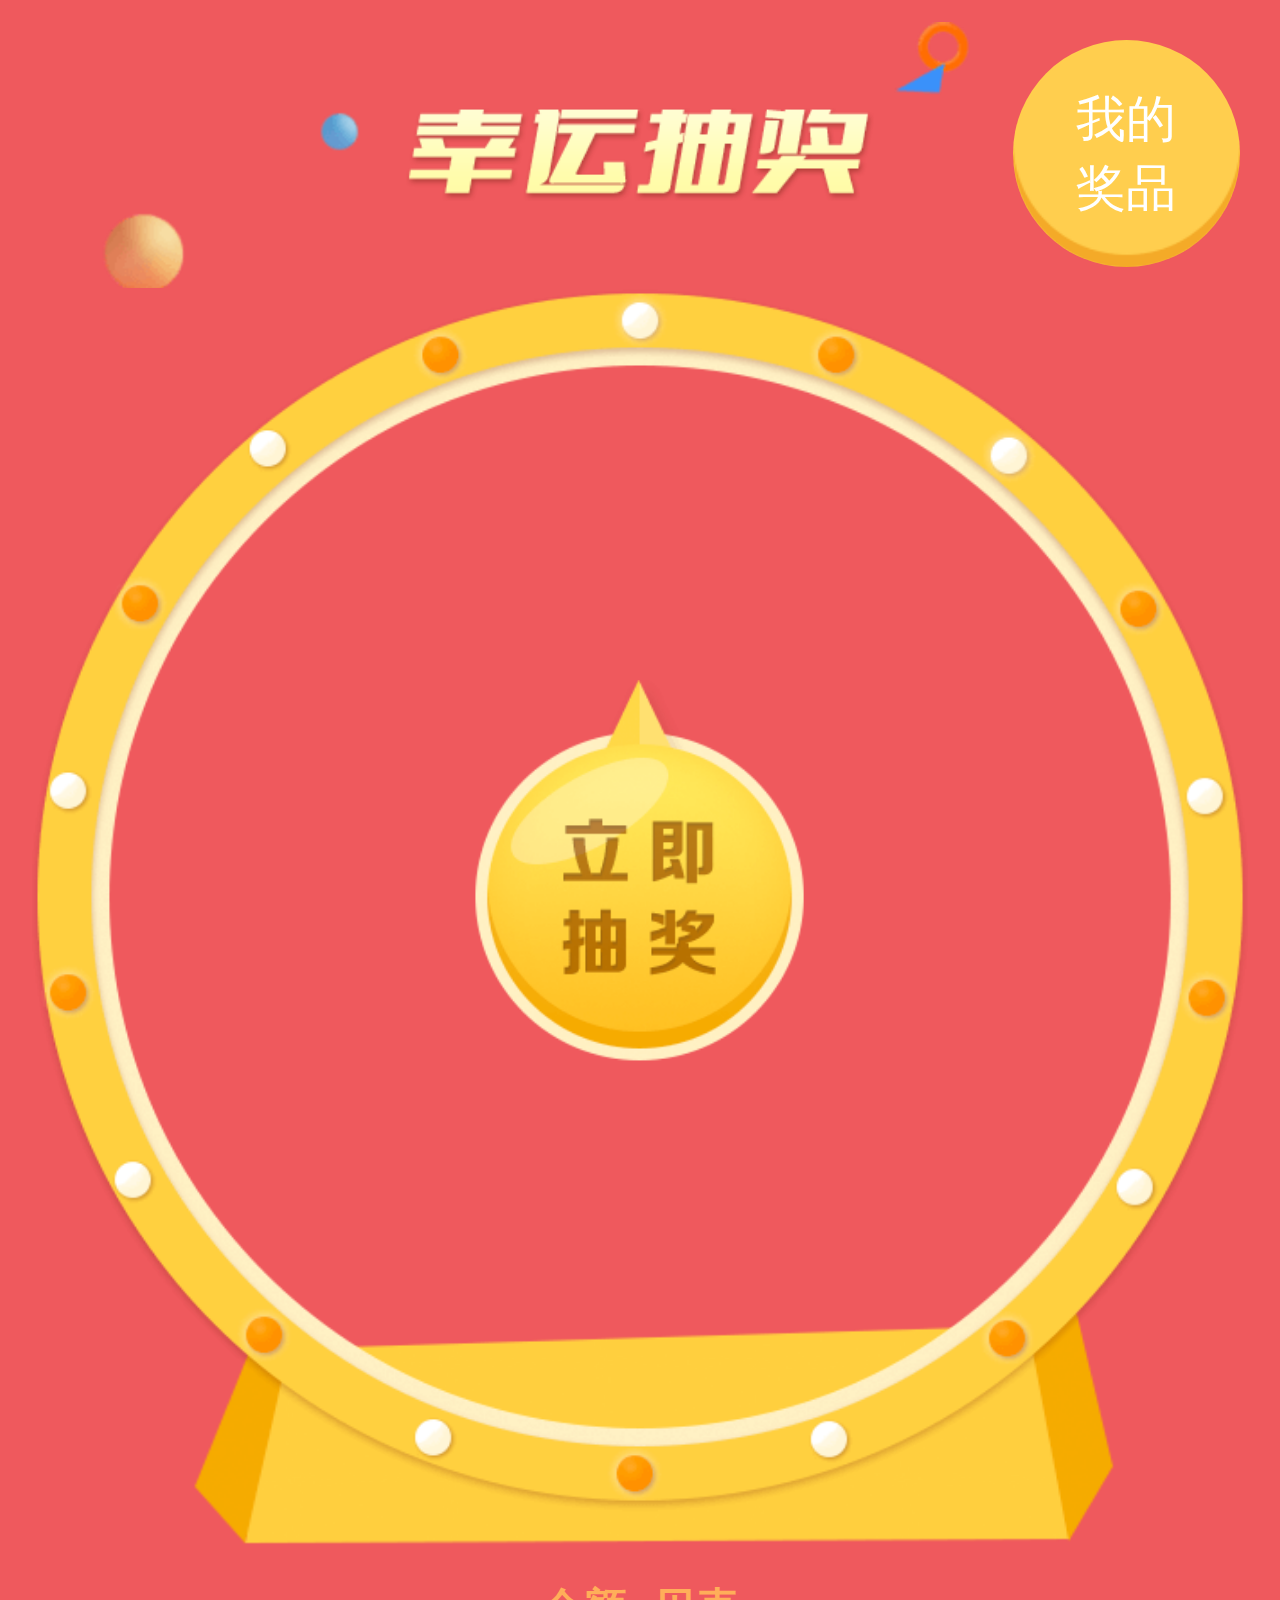
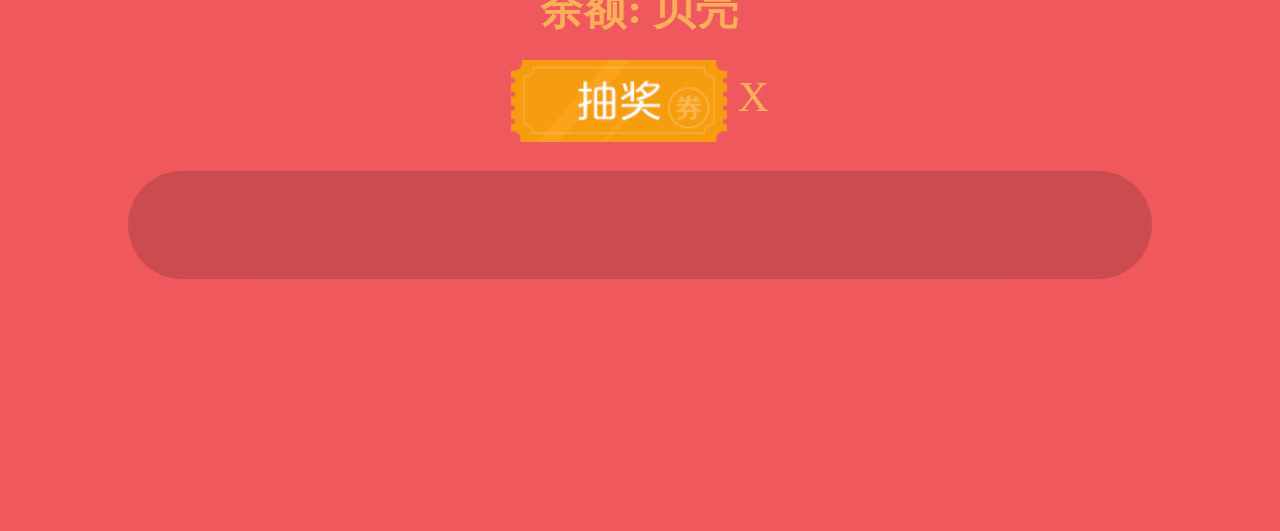
<file: index.html>
<!DOCTYPE html>
<html>
    <head>
        <meta charset="UTF-8">
        <title>幸运抽奖</title>
        <META HTTP-EQUIV="pragma" CONTENT="no-cache"> 
		<META HTTP-EQUIV="Cache-Control" CONTENT="no-cache, must-revalidate"> 
		<META HTTP-EQUIV="expires" CONTENT="0"> 
        <link rel="stylesheet" type="text/css" href="css/public.css" />
        <link rel="stylesheet" type="text/css" href="css/animate.min.css"/>
    	<meta name="viewport" content="width=device-width,initial-scale=1,minimum-scale=1,maximum-scale=1,user-scalable=no" />
    	<script type="text/javascript">
    		document.write('<link rel="stylesheet" type="text/css" href="css/index.css?t='+Math.random()+'" />');
    	</script>
   		<script type="text/javascript" src="js/touch.min.js"></script>
    	<script type="text/javascript" src="js/jquery.min.js"></script>
		<script type="text/javascript" src="js/app.js"></script>
    </head>
    <body>
    	<div class="divimg">
    		
    	</div>
        <div class="cover-div">
        </div>
        <div class="title-wrap">
	        <div class="rules">
            	<!--<span class="activityRule">注意事项</span>-->
            	<!--<img class="activityRule" src="img/rule-btn.png" alt="" />-->
       		</div>
	       	<img class="title-img" src="img/title.png" alt="" />
        </div>
        <!--转盘-->
        <div class="banner">
            <div class="turnplate" style="background-image:url(img/roundpan.png);background-size:100% 100%;">
            	<div class="container">
                	<canvas class="item" id="wheelcanvas" width="844px" height="844px"></canvas>
            	</div>
                <img class="pointer" src="img/btn-img.png">
            </div>
           	<img class="zhu" src="img/zhu.png" alt="" />
        </div>
        <!--获奖结果-->
        <!--<div class="result-div">
            <img class="close-img" src="img/closeBtn.png">
            </img>
            <div>
                <img class="honbao-img" src="img/hongbao.png">
                </img>
                <p class="addTxt">获得</p>
            </div>
            <div class="inviteBtn-div">
                <img class="inviteBtn-img" src="img/inviteBtn.png">
                </img>
            </div>
        </div>-->
        <!--获奖结果-->
        <div class="prize_result animated zoomIn">
        	<p class="win_la">中奖啦~</p>
        	<p class="win_prize">获得一台手机</p>
        	<p class="win_pri_img"><img class="prize_img" src="img/boxprize/200.png"/></p>
        	<p class="receive_btn"><img src="img/receive_btn.png"/></p>
        	<p style="display: block;"><img class="close-img" src="img/close-btn.png"></p>
        </div>
        <p class="balance"><span>余额:</span> <span id="bk_num"></span> <span>贝壳</span></p>
        <p class="free_lottery"><img src="img/free_coupon.png" alt="" /> X <span id="free_num"></span></p>
        <div class="person_prizebtn">
        	<p>
        		<span>我的</span>
        		<span>奖品</span>
        	</p>
        </div>
        <div class="roller">
        	<div class='list_wrap'>
        		<!--<div class='list'>-->
        			<!--<p>恭喜<span class="icon_wrap"></span><span class="roll_name">DF京东方</span></p>-->
        		<!--</div>-->
        	</div>
        </div>
        <div class="confirm animated zoomIn">
			<p class="confirm-p1">您将消耗100贝壳</p>
			<span id="close_btn">取消</span>&nbsp;&nbsp;&nbsp;<span id="suer_btn">确定</span>
		</div>
		<div class="confirm_chong animated zoomIn">
			<p class="chong-p1" style="color: #FFFFFF;">抱歉，您没有可用的抽奖券!</p>
			<span id="suer_chong">立即购买</span>
			<p><img class="chong_close close-img" src="img/close-btn.png"></p>
		</div>
        <!--<p class="footer">本抽奖活动与苹果公司无关</p>-->
    </body>

	<script type="text/javascript" src="js/awardRotate.js?t=1.1"></script>
	<script src="js/os.js"></script>
	<script src="js/bridge.js"></script>
	<script type="text/javascript">
		document.write("<s"+"cript type='text/javascript' src='js/public.js?t="+Math.random()+"'></scr"+"ipt>"); 
		document.write("<s"+"cript type='text/javascript' src='js/index.js?t="+Math.random()+"'></scr"+"ipt>");
	</script>
 
</html>
</file>
<file: css/public.css>
@charset "utf-8";a,abbr,acronym,address,applet,article,aside,audio,b,big,blockquote,body,canvas,caption,center,cite,code,dd,del,details,dfn,div,dl,dt,em,embed,fieldset,figcaption,figure,footer,form,h1,h2,h3,h4,h5,h6,header,hgroup,i,iframe,img,input,ins,kbd,label,legend,li,mark,menu,nav,object,ol,output,p,pre,q,ruby,s,samp,section,select,small,span,strike,strong,sub,summary,sup,table,tbody,td,textarea,tfoot,th,thead,time,tr,tt,u,ul,var,video{margin:0;padding:0;font-family:myFirstFont}
ol,ul{list-style:none}
html{overflow-x:hidden;-webkit-text-size-adjust:none}
/*@font-face{font-family:myFirstFont;src:url(../ziti/HELR45W_0.TTF),url(../ziti/FZHTJW.TTF);color:#666}*/
a{text-decoration:none;outline:0;blr:expression(this.onFocus=this.blur())}
a:link{color:#666}
a:visited{color:#666}
a:active,a:focus,a:hover{color:#a3a5c5;-webkit-transition:.5s;-moz-transition:.5s;transition:.5s}
.fl{float:left;display:inline}
.fr{float:right;display:inline}
.clear{clear:both}
.clearfix:after{clear:both;display:block;height:0;visibility:hidden;line-height:0;content:'\20'}
article,aside,details,figcaption,figure,footer,header,hgroup,menu,nav,section{display:block}
sub,sup{vertical-align:baseline;font-size:100%}
blockquote,q{quotes:none}
blockquote:after,blockquote:before,q:after,q:before{content:'';content:none}
table{border-collapse:collapse;border-spacing:0}
button,input,select,textarea{font-size:100%;outline:0;resize:none}
input[type=button]{cursor:pointer;border:0}
input[type=submit]{cursor:pointer;border:0}
input[type=reset]{cursor:pointer;border:0}
input[type=button]::-moz-focus-inner,input[type=submit]::-moz-focus-inner,input[type=reset]::-moz-focus-inner,input[type=file]>input[type=button]::-moz-focus-inner{border:none;padding:0}
fieldset,img{border:0;vertical-align:middle}
.waper{width:1004px;margin:0 auto}
.f13{font-size:13px}
.f14{font-size:14px}
.f16{font-size:16px}
.f20{font-size:20px}
.f24{font-size:24px}
.color1{color:#adb0d3}
.color2{color:#a3a5c5}
.prt5{padding-top:5px}
.prt10{padding-top:10px}
.hasShadow{box-shadow:2px 2px 4px #dfdfdf;-moz-box-shadow:2px 2px 4px #dfdfdf;-webkit-box-shadow:2px 2px 4px #dfdfdf;-o-box-shadow:2px 2px 4px #dfdfdf}
.hasBorder{border:1px solid #ccc}
.hasRadius{border-radius:5px;-moz-border-radius:5px;-webkit-border-radius:5px;-o-border-radius:5px}
{-webkit-appearance:none;-webkit-border-radius:0;background-color:#fff;font-family:inherit;border:1px solid #ccc;box-shadow:inset 0 1px 2px rgba(0,0,0,.1);color:rgba(0,0,0,.75);-webkit-box-sizing:border-box;-moz-box-sizing:border-box;box-sizing:border-box;transition:box-shadow .45s,border-color .45s ease-in-out}
</file>
<file: css/index.css>
body{font-size:49px;background:#ef595d}
/*-webkit-appearance:none;
::-webkit-input-placeholder{color:#999;}
input[type="text"],input[type="password"]{-webkit-appearance:none;appearance:none;outline:none;-webkit-tap-highlight-color:rgba(0,0,0,0);border-radius:0;}*/

.banner{display:block;width:95%;margin-left:auto;margin-right:auto;overflow: hidden;}
.banner .turnplate{display:block;width:100%;position:relative;}
.banner .turnplate canvas.item{width:100%;}
.container { zoom: 0.5;}
.banner .turnplate img.pointer{position:absolute;width:27.5%;/*height:34.4%;*/left:36.2%;top:32%}

/*.cover-rules{display: none;padding:5%;position:absolute;width:80%;left:5%;top:28%;z-index:700;background-color:#000;opacity:.6}
.cover-rules p{font-size:.6em;color:#fff;line-height:182%}
.closerules-img{width:15%;float:right;right:-12px;position:absolute;top:-9px}
.careful{width:90%;margin-left:5%;margin-top:5%}
.careful p{font-size:.6em;color:#666;line-height:2em}
.center{background:#fff;overflow:hidden;margin:4% 0}
.center_top{width:100%;text-align:center}
.center_top img{width:27.656%;margin-top:1.5em;display:inline}
.center_top p{font-size:.75em;color:#999;margin-top:.5em;width:100%}
.content .submit{display:block;width:80%;margin-top:4%;margin-left:10%;margin-bottom:2em}
.content .submit img{width:100%}
.weix{overflow:hidden}
.weix p{font-size:.81em;color:#333;padding:4% 4% 4% 6%}
.weix ul{background:#fff;margin-top:2%}
.weix ul li{line-height:3em}
.weix ul li span{font-size:.81em;color:#666;padding-left:5%}
.weix ul li a{width:100%;float:left;background:#fff;border-bottom:1px solid#CCC}
.weix ul li img{float:right;width:2.343%;margin-top:6.8%;margin-right:5%}
.income{width:100%}
.income ul li{background:#fff;margin-top:2%;width:100%;float:left}
.income ul li img{width:9.84%;float:left;margin-left:4.593%;margin-top:5%}
.income ul li span{font-size:.6em;color:#aaaaac;float:left}
.income ul li p{font-size:.7em;width:100%;color:#666}
.income_box{float:left;width:70%;padding:2%}
.text{overflow:hidden;margin:1.7%}*/
/*.text p{font-size:.81em;color:#333;background:#fff;padding:4% 4% 4% 6%}
.text ul{background:#fff;padding:4%;margin-top:2%}
.text ul li{border-bottom:1px solid#CCC}
.text ul li span{font-size:.7em;color:#666}
.title{width:96%;border:1px dashed #ccc;border-radius:10px;margin:2%;float:left;box-sizing:border-box}
.title span{font-size:.6em;color:#666;line-height:2em;padding:3%;width:96%;float:left}
.title_box{width:100%;float:left}
.title_box ul{margin-top:6%;background:#fff}
.title_box ul li{width:100%;padding:0 5%;box-sizing:border-box;border-top:1px solid #CCC;line-height:3em}
.title_box ul li:last-child{border-bottom:1px solid #CCC}
.title_box ul li>span{font-size:.8163em;line-height:1.5em}
.title_box ul li label{margin-left:6%}
.title_box ul li p{float:right;font-size:.63em;background:#f52220;color:#fff;line-height:1em;margin-top:6%;padding:2%}
.title_box ul li input{font-size:.6em;color:#666;line-height:1.6em;padding-left:8%;margin-top:4.5%}
.content .submit{display:block;width:80%;margin-top:1em;margin-left:10%;margin-bottom:1em}
.content .submit img{width:100%}
.safe{width:100%;overflow:hidden;background:#fff;margin-top:4%}*/
/*.safe_top{margin:4%}
.safe_top p{font-size:.7em;color:#666;line-height:2em}
.safe_content{font-size:.7em;color:#666;margin:4% 0;margin:0 auto;width:40%;text-align:center}
.safe_content p{font-size:1em;color:#666;border:1px dashed #ccc;border-radius:5px;padding:4%;margin:0 auto;line-height:3em}
.safe_bottom{width:92%;margin:4%;overflow:hidden}
.safe_bottom p{font-size:.7em;color:#666;float:left;line-height:2em}
.detail{overflow:hidden;margin:2% 0;background:#fff}
.detail_top{float:left;width:96%;padding:2% 4%}
.detail_top img{width:13%;float:left}*/
/*.detail_top p{font-size:.7em;color:#333;float:left;width:80%;margin-left:4%;line-height:1.5em}
.detail_center{float:left;line-height:2.5em;padding:0 4%;width:100%;border-bottom:1px solid#ccc;border-top:1px solid#ccc;margin-top:2%}
.detail_center p{width:46%;font-size:.6em;color:#666;float:left}
.cont_4{margin:0 auto;width:100%;max-width:640px;min-width:320px;position:absolute;z-index:-20;top:48%}
.cont_4 iframe{width:100%;margin:0 auto;max-width:640px;min-width:320px;height:100%}
.all{background:#FFF;width:100%}*/

.bg-con {
	width: 100%;
	/*height: 5em;*/
}
.title-wrap {
	width: 100%;
	height:7.5em ;
	background: url("../img/bg-icon.png") no-repeat;
	background-size: 100% 100%;
	margin-top: -3.5em;
	background-position: -1em 3.8em;
}
.rules img {
	width: 7.0em;
	padding: 0;
	margin-right: .5em;
}
.zhu,.title-img {
	margin-left: 50%;
	transform: translateX(-50%);
	-webkit-transform: translateX(-50%);
}
.title-img {
	position: absolute;
	top: 1.5em;
	width: 6.5em;
}
.zhu {
	width: 72%;
	position: absolute;
	margin-top: -2.8em;
	z-index: -1;
	transform: translateX(-52%);
	-webkit-transform: translateX(-52%);
}
.balance {
	text-align: center;
	font-size: .6em;
	margin-top: 1.0em;
	color: #ffae59;
	font-weight: 600;
	height:2.4em;
	line-height: 2.4em;
}
.free_lottery {
	text-align: center;
	font-size: .6em;
	color: #ffae59;
}
.free_lottery img {
	width:5em;
}
#free_num {
	color: #FFFFFF;
}
.balance span:nth-of-type(1),.balance span:nth-of-type(3) {
	position: relative;
	top: -0.08em;
}
 
#bk_num {
	color: #FFFFFF;
	font-size: 1.3em;

}
.person_prizebtn {
	width: 4.5em;
	height: 4.5em;
	background-color: #ffce4e;
	display: block;
	font-size: .7em;
	color: #FFFFFF;
	border-radius: 50%;
	position: absolute;
	top: .8em;
	right: .8em;
	background-image: url("../img/myprize-btn.png");
	background-repeat: no-repeat;
	background-size: cover;
	
}
.person_prizebtn p {
	position: absolute;
	top: 50%;
	transform: translateY(-50%);
	-webkit-transform: translateY(-50%);
	width: 100%;
}
.person_prizebtn span {
	width: 100%;
	display: inline-block;
	text-align: center;
}
.roller {
	width: 80%;
	height: 3.0em;
	background-color: rgba(0,0,0,.15);
	margin: auto;
	border-radius: 10.0em;
	margin-top: .8em;
	line-height: 3.0em;
	color: #f3f3f3;
	font-size: .5em;
	text-align: center;
	position: relative;
	overflow: hidden;
}
.list p {
	text-align: center;
	height: 3.0em;
	line-height: 3.0em;
	position: relative;
	
}
.creat_pri_name {
	color: #ffce4e;
}


/*获奖结果*/
.cover-div{
	position:fixed;
	bottom:0;
	width:100%;
	height:100%;
	top:0;
	z-index:600;
	background-color:#000;
	opacity:.8;
	display: none;
}
.prize_result {
	position:absolute;
	width: 11.6em;
	height: 14.475em;	
	background-image: url("../img/receive.png");
	background-repeat: no-repeat;
	background-size: 100% 100%;
	z-index: 100;
	left: 50%;
	top: 50%;
	margin-left: -5.8em;
	margin-top: -7.2375em;
	z-index: 1000;
	display: none;
	animation-duration: 500ms;
	-webkit-animation-duration: 500ms;
}
.add_bgsz {
	background-size: 100% 83%;
}
.close-img{
	width:15%;
	margin-top: 2.0em;
}

.prize_result p {
	text-align: center;
}
.add_bgsz .close-img {
	top:2.8em;
}
.win_la {
	color: #fff;
	font-size: .9em;
	padding:5.0em 0 .8em 0;
}
.win_prize {
	font-size: .7em;
	color: #eeeeee;
}
.win_pri_img {
	padding: 0.3em 0;
}
.win_pri_img img{
	width: 7.0em;
}
.receive_btn img {
	width: 65%;
}
/*全局弹框*/
.Box {
	position: absolute;
	padding: .5em 1.5em;
	color: #FFFFFF;
	font-size: .7em;
	background-color: rgba(0,0,0,.6);
	text-align: center;
	left: 50%;
	bottom: 50%;
	z-index: 1000;
	transform: translate(-50%,-50%);
	-webkit-transform: translate(-50%,-50%);
	
}
/*立即抽奖二次确认弹框*/
.confirm,.confirm_chong {
	position: absolute;
	background-color: #FFFFFF;
	top: 50%;
	z-index: 1000;
	font-size: .7em ;
	border-radius: 5px;
	left: 50%;
	top: 50%;
	width: 17.0em;
	margin-left: -8.5em;
	display: none;
	animation-duration: 500ms;
	-webkit-animation-duration: 500ms;
	background-repeat: no-repeat;
	background-size: 100% 100%;
	height: 13em;
}
.confirm_chong {
	background-image: url("../img/balance-short.png");
	text-align: center;
}
.confirm {
	background-image: url("../img/deplete-bg.png");
	text-align: center;
}
.chong-p1 {
	text-align: center;
	padding: 2.5em 0 5.5em 0;
	color: #FFFFFF;
}
.confirm-p1 {
	padding: 2.0em 0 6.0em 0;
	color: #FFFFFF;
	text-align: center;
}
.confirm span,.confirm_chong span {
	display: inline-block;
	width: 35%;
	line-height: 2.5em;
	font-size: .9em;
	text-align: center;
	border-radius:3.0em;
}
#close_btn{
	color: #3177df;
	border: 1px solid #3177DF;
}
#suer_btn,#suer_chong {
	background-color: #3177df;
	color: #FFFFFF;
	border: 1px solid #3177DF;
}
#suer_chong {
	width: 60%;
	text-align: center;
	line-height: 3.0em;
	border-radius: 5.0em;
}
#suer_chong a {
	color: #FFFFFF;
}
.confirm_chong .close-img {
	top:.8em;
}
.chong_close{
	width: 15%;
	 margin-top: 2.5em;
}
/*用户无头像*/
.icon_wrap {
	display: inline-block;
	width: 1.5rem;
	height: 1.5rem;
	border-radius:50%;
	background-size: 100% 100%;
	position: absolute;
	top: 50%;
	background-repeat: no-repeat;
	-webkit-transform: translateY(-50%);
	transform: translateY(-50%);
}
.ye_margin {
	margin-left:8.5%;
}
.icon_url {
	display: none;
}
/*footer*/
.footer {
	width: 100%;
	text-align: center;
	color: #FFFFFF;
	font-size: .5em;
	position: absolute;
	bottom: 5px;
	
}
</file>
